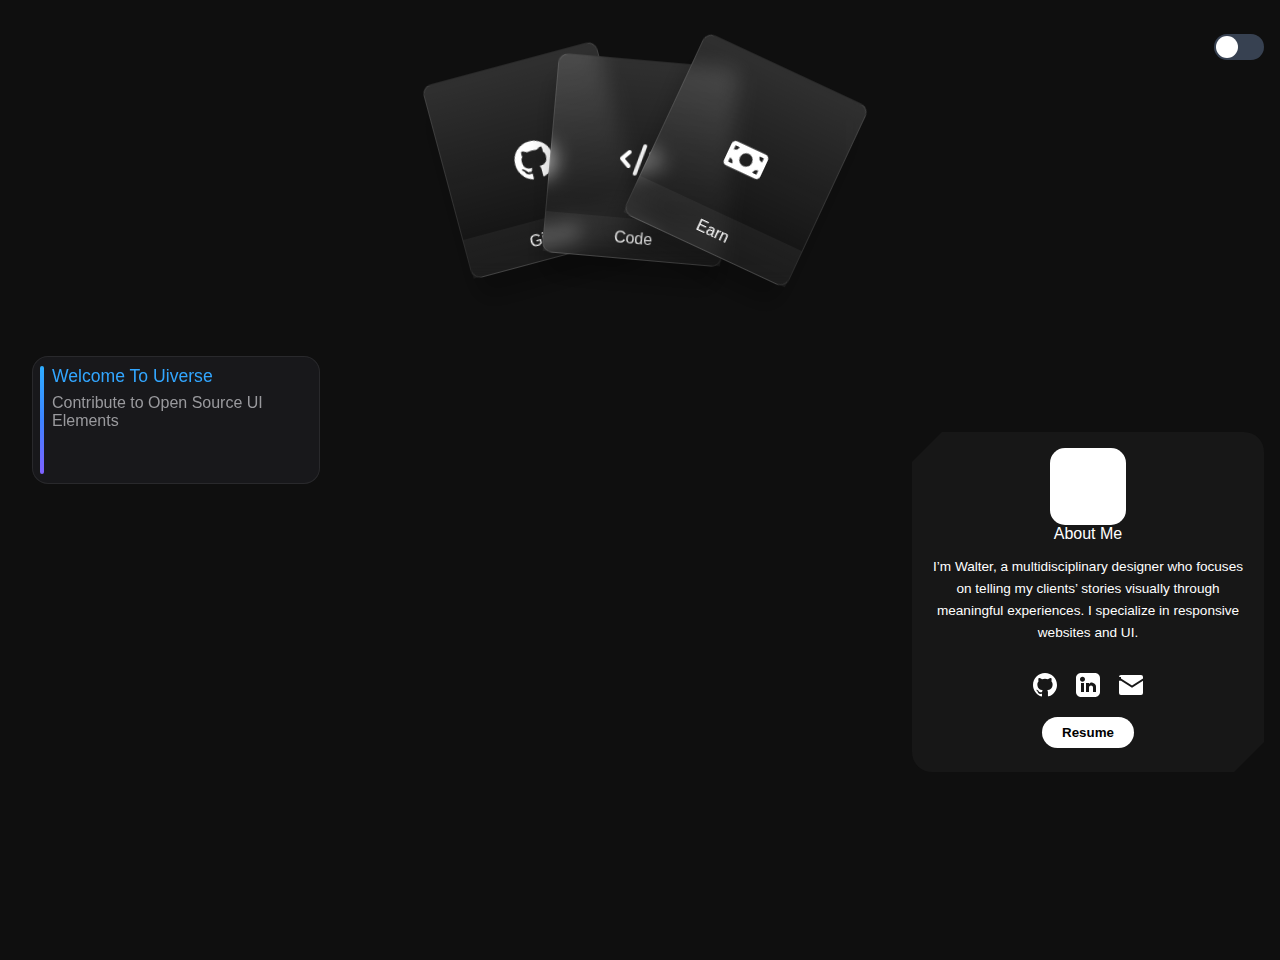
<file: promotions_home.html>
<!DOCTYPE html>
<html lang="en" data-theme="dark">
<head>
  <meta charset="UTF-8" />
  <meta name="viewport" content="width=device-width, initial-scale=1.0"/>
  <title>Promotions Home Card</title>
  <style>
    :root {
      --bg-color: #0f0f0f;
      --text-color: #ffffff;
    }

    [data-theme="light"] {
      --bg-color: #ffffff;
      --text-color: #1f2937;
    }

    * {
      margin: 0;
      padding: 0;
      box-sizing: border-box;
    }

    body {
      background: var(--bg-color);
      color: var(--text-color);
      font-family: Arial, sans-serif;
      transition: background 0.3s ease, color 0.3s ease;
      min-height: 100vh;
    }

    .toggle-container {
      position: fixed;
      top: 1rem;
      right: 1rem;
      z-index: 1000;
    }

    .toggle-input {
      height: 0;
      width: 0;
      visibility: hidden;
    }

    .toggle-label {
      cursor: pointer;
      width: 50px;
      height: 26px;
      background: #374151;
      display: block;
      border-radius: 100px;
      position: relative;
    }

    .toggle-label::after {
      content: '';
      position: absolute;
      top: 2px;
      left: 2px;
      width: 22px;
      height: 22px;
      background: white;
      border-radius: 90px;
      transition: 0.3s;
    }

    .toggle-input:checked + .toggle-label {
      background: #8b5cf6;
    }

    .toggle-input:checked + .toggle-label::after {
      left: calc(100% - 2px);
      transform: translateX(-100%);
    }

    .toggle-label:active::after {
      width: 28px;
    }

    .card {
      position: fixed;
      bottom: 8rem;
      right: 1rem;
      width: 22em;
      background: #171717;
      clip-path: polygon(30px 0%, 100% 0, 100% calc(100% - 30px), calc(100% - 30px) 100%, 0 100%, 0% 30px);
      border-top-right-radius: 20px;
      border-bottom-left-radius: 20px;
      display: flex;
      flex-direction: column;
      justify-content: space-between;
      padding: 1em 1.25em 1.5em;
      text-align: center;
      z-index: 999;
    }

    .card span,
    .card .info,
    .card .share a,
    .card button {
      color: #ffffff;
    }

    .card .info {
      font-size: 0.85em;
      line-height: 1.6;
      margin: 1em 0;
    }

    .card .img {
      width: 4.8em;
      height: 4.8em;
      background: white;
      border-radius: 15px;
      margin: 0 auto;
    }

    .card .share {
      display: flex;
      justify-content: center;
      gap: 1.2em;
      margin: 1em 0;
    }

    .card .share a svg {
      transition: 0.3s ease-in-out;
      fill: #ffffff;
    }

    .card .share a:hover svg {
      fill: red;
    }

    .card button {
      padding: 0.6em 1.5em;
      margin: 0 auto;
      border-radius: 25px;
      border: none;
      font-weight: bold;
      background: white;
      color: black;
      transition: 0.3s ease-in-out;
    }

    .card button:hover {
      background: red;
      color: white;
      cursor: pointer;
    }

    /* === Notification Box === */
    .notification {
      position: fixed;
      bottom: 26rem;
      left: 2rem;
      width: 18rem;
      height: 8rem;
      background: #29292c;
      border-radius: 1rem;
      overflow: hidden;
      font-family: 'Gill Sans', sans-serif;
      font-size: 16px;
      display: flex;
      flex-direction: column;
      isolation: isolate;
    }

    .notification:before {
      content: "";
      position: absolute;
      inset: 0.0625rem;
      border-radius: 0.9375rem;
      background: #18181b;
      z-index: 2;
    }

    .notification:after {
      content: "";
      position: absolute;
      width: 0.25rem;
      inset: 0.65rem auto 0.65rem 0.5rem;
      border-radius: 0.125rem;
      background: linear-gradient(to bottom, #2eadff, #3d83ff, #7e61ff);
      transition: transform 300ms ease;
      z-index: 4;
    }

    .notification:hover:after {
      transform: translateX(0.15rem);
    }

    .notititle {
      color: #32a6ff;
      padding: 0.65rem 0.25rem 0.4rem 1.25rem;
      font-weight: 500;
      font-size: 1.1rem;
      z-index: 5;
      transition: transform 300ms ease;
    }

    .notification:hover .notititle {
      transform: translateX(0.15rem);
    }

    .notibody {
      color: #99999d;
      padding: 0 1.25rem;
      z-index: 5;
      transition: transform 300ms ease;
    }

    .notification:hover .notibody {
      transform: translateX(0.25rem);
    }

    .notiglow,
    .notiborderglow {
      position: absolute;
      width: 20rem;
      height: 20rem;
      transform: translate(-50%, -50%);
      background: radial-gradient(circle closest-side at center, white, transparent);
      opacity: 0;
      transition: opacity 300ms ease;
    }

    .notiglow {
      z-index: 3;
    }

    .notiborderglow {
      z-index: 1;
    }

    .notification:hover .notiglow,
    .notification:hover .notiborderglow {
      opacity: 0.1;
    }

    /* === Glass Cards Section === */
    .container {
      position: relative;
      display: flex;
      justify-content: center;
      align-items: center;
      margin-top: 60px; /* 👈 Lowered the glass section */
      gap: 1rem;
    }

    .container .glass {
      position: relative;
      width: 180px;
      height: 200px;
      background: linear-gradient(#fff2, transparent);
      border: 1px solid rgba(255, 255, 255, 0.1);
      box-shadow: 0 25px 25px rgba(0, 0, 0, 0.25);
      display: flex;
      justify-content: center;
      align-items: center;
      transition: 0.5s;
      border-radius: 10px;
      backdrop-filter: blur(10px);
      margin: 0 -45px;
      transform: rotate(calc(var(--r) * 1deg));
    }

    .container:hover .glass {
      transform: rotate(0deg);
      margin: 0 10px;
    }

    .container .glass::before {
      content: attr(data-text);
      position: absolute;
      bottom: 0;
      width: 100%;
      height: 40px;
      background: rgba(255, 255, 255, 0.05);
      display: flex;
      justify-content: center;
      align-items: center;
      color: #fff;
      font-weight: 500;
    }

    .container .glass svg {
      font-size: 2.5em;
      fill: #fff;
    }
  </style>
</head>
<body>

  <!-- Theme Switch -->
  <div class="toggle-container">
    <input type="checkbox" id="theme-toggle" class="toggle-input">
    <label for="theme-toggle" class="toggle-label"></label>
  </div>

  <!-- Notification -->
  <div class="notification">
    <div class="notiglow"></div>
    <div class="notiborderglow"></div>
    <div class="notititle">Welcome To Uiverse</div>
    <div class="notibody">Contribute to Open Source UI Elements</div>
  </div>

  <!-- About Me Card -->
  <div class="card">
    <div class="img"></div>
    <span>About Me</span>
    <p class="info">I’m Walter, a multidisciplinary designer who focuses on telling my clients’ stories visually through meaningful experiences. I specialize in responsive websites and UI.</p>
    <div class="share">
      <!-- GitHub -->
      <a href="#"><svg xmlns="http://www.w3.org/2000/svg" width="24" height="24" fill="#fefefe"><path d="M12 0C5.37 0 0 5.37 0 12c0 5.3 3.438 9.8 8.205 11.385.6.113.82-.263.82-.583 0-.287-.01-1.05-.015-2.06-3.338.724-4.042-1.613-4.042-1.613-.546-1.385-1.333-1.753-1.333-1.753-1.09-.745.083-.73.083-.73 1.205.085 1.84 1.236 1.84 1.236 1.07 1.835 2.807 1.305 3.492.998.108-.775.42-1.305.763-1.605-2.665-.3-5.466-1.333-5.466-5.93 0-1.31.467-2.38 1.235-3.22-.135-.303-.54-1.523.105-3.176 0 0 1.005-.322 3.3 1.23a11.5 11.5 0 0 1 6 0c2.28-1.552 3.285-1.23 3.285-1.23.645 1.653.24 2.873.12 3.176.765.84 1.23 1.91 1.23 3.22 0 4.61-2.805 5.625-5.475 5.92.435.375.81 1.096.81 2.215 0 1.6-.015 2.885-.015 3.28 0 .315.21.705.825.585C20.565 21.795 24 17.295 24 12c0-6.63-5.37-12-12-12z"/></svg></a>
      
      <!-- LinkedIn -->
      <a href="#"><svg xmlns="http://www.w3.org/2000/svg" width="24" height="24" fill="#fefefe"><path d="M19 0h-14C2.24 0 0 2.24 0 5v14c0 2.76 2.24 5 5 5h14c2.76 0 5-2.24 5-5V5c0-2.76-2.24-5-5-5zm-11 19H5v-9h3v9zm-1.5-10.25C5.12 8.75 4 7.63 4 6.25S5.12 3.75 6.5 3.75 9 4.87 9 6.25 7.88 8.75 6.5 8.75zm13.5 10.25h-3v-4.5c0-1.07-.93-2-2-2s-2 .93-2 2v4.5h-3v-9h3v1.09c.69-1.28 2.22-1.91 3.58-1.39C19.24 10.47 20 12.03 20 13.75V19z"/></svg></a>
      
      <!-- Email -->
      <a href="mailto:test@example.com"><svg xmlns="http://www.w3.org/2000/svg" width="24" height="24" fill="#fefefe"><path d="M0 4a2 2 0 0 1 2-2h20a2 2 0 0 1 2 2v1.586l-11 7-11-7V4zm0 3.803V20a2 2 0 0 0 2 2h20a2 2 0 0 0 2-2V7.803l-11 7-11-7z"/></svg></a>

    </div>
    <button>Resume</button>
  </div>

  <!-- Glass Cards -->
  <div class="container">

    <div class="glass" data-text="GitHub" style="--r:-15;"><svg xmlns="http://www.w3.org/2000/svg" viewBox="0 0 496 512" height="40" width="40" fill="white"><path d="M165.9 397.4c0 2-2.3 3.6-5.2 3.6-3.3.3-5.6-1.3-5.6-3.6 0-2 2.3-3.6 5.2-3.6 3-.3 5.6 1.3 5.6 3.6zm-31.1-4.5c-.7 2 1.3 4.3 4.3 4.9 2.6 1 5.6 0 6.2-2s-1.3-4.3-4.3-5.2c-2.6-.7-5.5.3-6.2 2.3zm44.2-1.7c-2.9.7-4.9 2.6-4.6 4.9.3 2 2.9 3.3 5.9 2.6 2.9-.7 4.9-2.6 4.6-4.6-.3-1.9-3-3.2-5.9-2.9zM244.8 8C106.1 8 0 113.3 0 252c0 110.9 69.8 205.8 169.5 239.2 12.8 2.3 17.3-5.6 17.3-12.1 0-6.2-.3-40.4-.3-61.4 0 0-70 15-84.7-29.8 0 0-11.4-29.1-27.8-36.6 0 0-22.9-15.7 1.6-15.4 0 0 24.9 2 38.6 25.8 21.9 38.6 58.6 27.5 72.9 20.9 2.3-16 8.8-27.1 16-33.7-55.9-6.2-112.3-14.3-112.3-110.5 0-27.5 7.6-41.3 23.6-58.9-2.6-6.5-11.1-33.3 2.6-67.9 20.9-6.5 69 27 69 27 20-5.6 41.5-8.5 62.8-8.5s42.8 2.9 62.8 8.5c0 0 48.1-33.6 69-27 13.7 34.7 5.2 61.4 2.6 67.9 16 17.7 25.8 31.5 25.8 58.9 0 96.5-58.9 104.2-114.8 110.5 9.2 7.9 17 22.9 17 46.4 0 33.7-.3 75.4-.3 83.6 0 6.5 4.6 14.4 17.3 12.1C428.2 457.8 496 362.9 496 252 496 113.3 383.5 8 244.8 8z"/></svg></div>

    <div class="glass" data-text="Code" style="--r:5;"><svg xmlns="http://www.w3.org/2000/svg" viewBox="0 0 640 512" height="40" width="40" fill="white"><path d="M392.8 1.2c-17-4.9-34.7 5-39.6 22l-128 448c-4.9 17 5 34.7 22 39.6s34.7-5 39.6-22l128-448c4.9-17-5-34.7-22-39.6zm80.6 120.1c-12.5 12.5-12.5 32.8 0 45.3L562.7 256l-89.4 89.4c-12.5 12.5-12.5 32.8 0 45.3s32.8 12.5 45.3 0l112-112c12.5-12.5 12.5-32.8 0-45.3l-112-112c-12.5-12.5-32.8-12.5-45.3 0zm-306.7 0c-12.5-12.5-32.8-12.5-45.3 0l-112 112c-12.5 12.5-12.5 32.8 0 45.3l112 112c12.5 12.5 32.8 12.5 45.3 0s12.5-32.8 0-45.3L77.3 256l89.4-89.4c12.5-12.5 12.5-32.8 0-45.3z"/></svg></div>

    <div class="glass" data-text="Earn" style="--r:25;"><svg xmlns="http://www.w3.org/2000/svg" viewBox="0 0 576 512" height="40" width="40" fill="white"><path d="M64 64C28.7 64 0 92.7 0 128V384c0 35.3 28.7 64 64 64H512c35.3 0 64-28.7 64-64V128c0-35.3-28.7-64-64-64H64zm64 320H64V320c35.3 0 64 28.7 64 64zM64 192V128h64c0 35.3-28.7 64-64 64zM448 384c0-35.3 28.7-64 64-64v64H448zm64-192c-35.3 0-64-28.7-64-64h64v64zM288 160a96 96 0 1 1 0 192 96 96 0 1 1 0-192z"/></svg></div>

  </div>

  <script>
    const toggle = document.getElementById('theme-toggle');
    const html = document.documentElement;

    if (localStorage.getItem('theme') === 'light') {
      html.setAttribute('data-theme', 'light');
      toggle.checked = true;
    }

    toggle.addEventListener('change', () => {
      html.setAttribute('data-theme', toggle.checked ? 'light' : 'dark');
      localStorage.setItem('theme', toggle.checked ? 'light' : 'dark');
    });
  </script>
</body>
</html>
</file>
